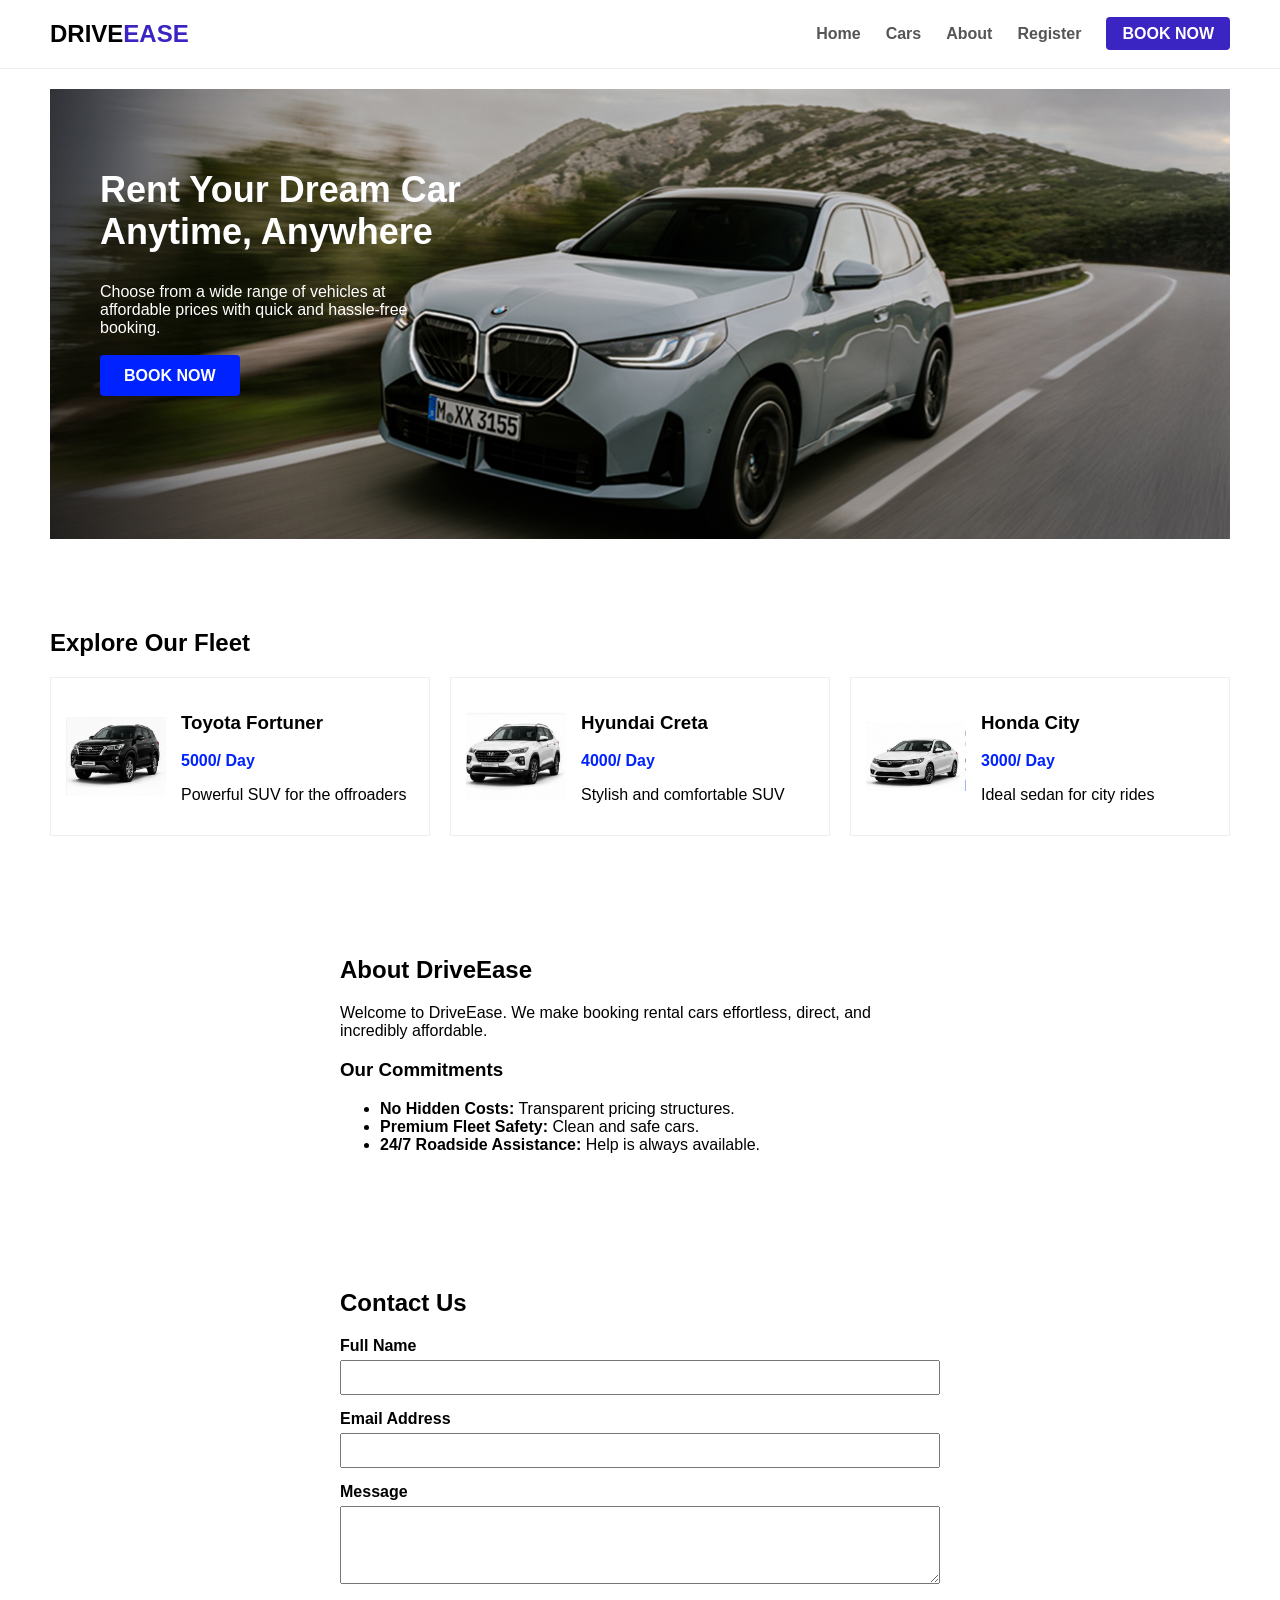
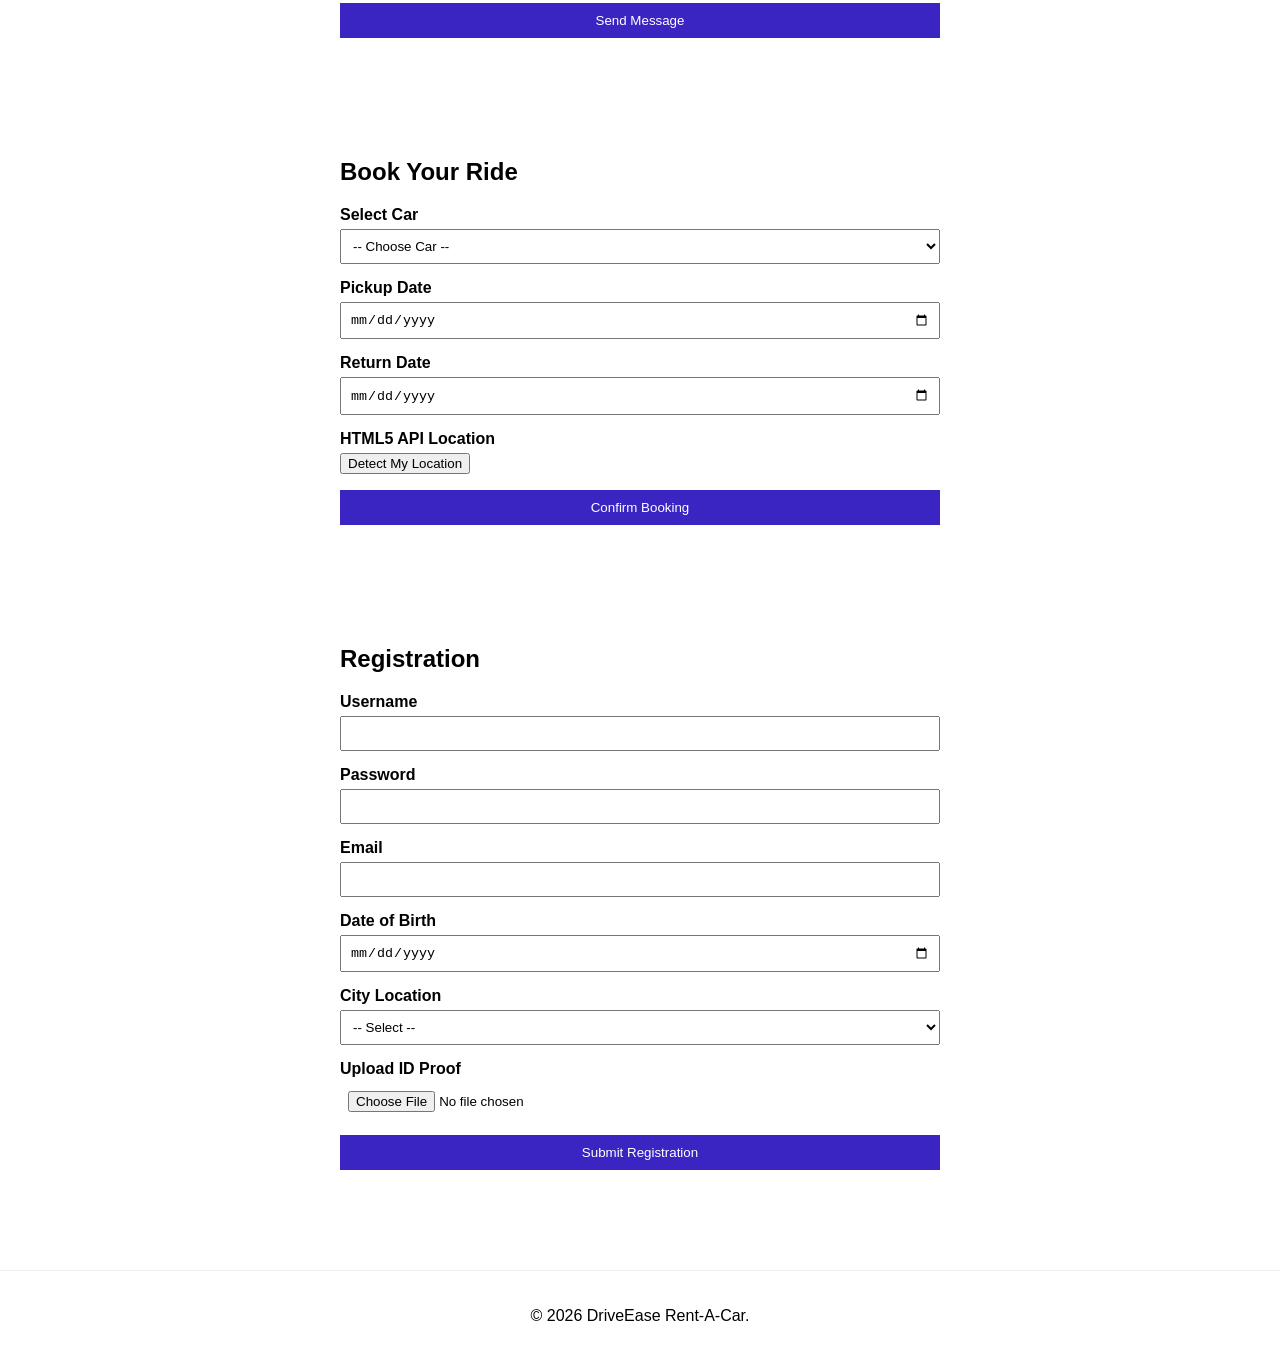
<file: index.html>
<!DOCTYPE html>
<html lang="en">
<head>
    <meta charset="UTF-8">
    <meta name="viewport" content="width=device-width, initial-scale=1.0">
    <title>DriveEase - All in One</title>
    <link rel="stylesheet" href="style.css">
</head>
<body>

    <header>
        <div class="logo">DRIVE<span>EASE</span></div>
        <nav>
            <ul>
                <li><a href="#home">Home</a></li>
                <li><a href="#cars">Cars</a></li>
                <li><a href="#about">About</a></li>
                <li><a href="#register">Register</a></li>
                <li><a href="#book" class="btn-nav">BOOK NOW</a></li>
            </ul>
        </nav>
    </header>

    <section id="home">
        <div class="hero-container">
            <div class="hero">
                <h1>Rent Your Dream Car Anytime, Anywhere</h1>
                <p>Choose from a wide range of vehicles at affordable prices with quick and hassle-free booking.</p>
                <a href="#book" class="btn-hero">BOOK NOW</a>
            </div>
        </div>
    </section>

    <section id="cars" class="cars-section">
        <h2>Explore Our Fleet</h2>
        <div class="cars-grid">
            <div class="car-card">
                <img src="fortuner.png" alt="Toyota">
                <div class="car-details">
                    <h3>Toyota Fortuner</h3>
                    <p class="price">5000/ Day</p>
                    <p>Powerful SUV for the offroaders</p>
                </div>
            </div>
            
            <div class="car-card">
                <img src="creta.png" alt="Hyundai">
                <div class="car-details">
                    <h3>Hyundai Creta</h3>
                    <p class="price">4000/ Day</p>
                    <p>Stylish and comfortable SUV</p>
                </div>
            </div>
            
            <div class="car-card">
                <img src="city.png" alt="Honda">
                <div class="car-details">
                    <h3>Honda City</h3>
                    <p class="price">3000/ Day</p>
                    <p>Ideal sedan for city rides</p>
                </div>
            </div>
        </div>
    </section>

    <section id="about" class="content-wrapper">
        <h2>About DriveEase</h2>
        <p>Welcome to DriveEase. We make booking rental cars effortless, direct, and incredibly affordable.</p>
        <h3>Our Commitments</h3>
        <ul>
            <li><strong>No Hidden Costs:</strong> Transparent pricing structures.</li>
            <li><strong>Premium Fleet Safety:</strong> Clean and safe cars.</li>
            <li><strong>24/7 Roadside Assistance:</strong> Help is always available.</li>
        </ul>
    </section>

    <section id="contact" class="content-wrapper">
        <h2>Contact Us</h2>
        <form onsubmit="showModal(); return false;">
            <div class="form-group">
                <label>Full Name</label>
                <input type="text" required>
            </div>
            <div class="form-group">
                <label>Email Address</label>
                <input type="email" required>
            </div>
            <div class="form-group">
                <label>Message</label>
                <textarea rows="4" required></textarea>
            </div>
            <button type="submit" class="btn-submit">Send Message</button>
        </form>
    </section>

    <section id="book" class="content-wrapper">
        <h2>Book Your Ride</h2>
        <form onsubmit="showModal(); return false;">
            <div class="form-group">
                <label>Select Car</label>
                <select required>
                    <option value="">-- Choose Car --</option>
                    <option>Toyota Fortuner</option>
                    <option>Hyundai Creta</option>
                    <option>Honda City</option>
                </select>
            </div>
            <div class="form-group">
                <label>Pickup Date</label>
                <input type="date" required>
            </div>
            <div class="form-group">
                <label>Return Date</label>
                <input type="date" required>
            </div>
            <div class="form-group">
                <label>HTML5 API Location</label>
                <button type="button" onclick="getLocation()">Detect My Location</button>
                <p id="location-text"></p>
            </div>
            <button type="submit" class="btn-submit">Confirm Booking</button>
        </form>
    </section>

    <section id="register" class="content-wrapper">
        <h2>Registration</h2>
        <form id="myRegForm">
            <div class="form-group">
                <label>Username</label>
                <input type="text" id="uname" required>
            </div>
            <div class="form-group">
                <label>Password</label>
                <input type="password" id="upass" required>
            </div>
            <div class="form-group">
                <label>Email</label>
                <input type="email" id="uemail" required>
            </div>
            <div class="form-group">
                <label>Date of Birth</label>
                <input type="date" id="udob" required>
            </div>
            <div class="form-group">
                <label>City Location</label>
                <select id="ucity" required>
                    <option value="">-- Select --</option>
                    <option value="Bangalore">Bangalore</option>
                    <option value="chennai">chennai</option>
                    <option value="KOchi">Kochi</option>
                </select>
            </div>
            <div class="form-group">
                <label>Upload ID Proof</label>
                <input type="file" id="ufile" required>
            </div>
            <button type="submit" class="btn-submit">Submit Registration</button>
        </form>

        <div id="resultCard" class="user-card" style="display: none;">
            <h3>User Profile Card</h3>
            <p>Name: <span id="outName"></span></p>
            <p>Email: <span id="outEmail"></span></p>
            <p>DOB: <span id="outDob"></span></p>
            <p>City: <span id="outCity"></span></p>
        </div>
    </section>

    <footer>
        <p>&copy; 2026 DriveEase Rent-A-Car.</p>
    </footer>

    <div id="successModal" class="modal-overlay">
        <div class="modal-box">
            <h3>Success!</h3>
            <p>Your request has been processed successfully.</p>
            <button onclick="closeModal()">Close</button>
        </div>
    </div>

    <script>
        function getLocation() {
            const locText = document.getElementById("location-text");
            if (navigator.geolocation) {
                locText.innerText = "Locating...";
                navigator.geolocation.getCurrentPosition(
                    (pos) => { locText.innerText = "Verified! Lat: " + pos.coords.latitude.toFixed(2) + ", Lon: " + pos.coords.longitude.toFixed(2); },
                    () => { locText.innerText = "Permission denied."; }
                );
            } else {
                locText.innerText = "Not supported.";
            }
        }
        function showModal() { document.getElementById("successModal").style.display = "flex"; }
        function closeModal() { document.getElementById("successModal").style.display = "none"; }
        document.getElementById("myRegForm").addEventListener("submit", (e) => {
            e.preventDefault();
            var nameVal = document.getElementById("uname").value;
            var passVal = document.getElementById("upass").value;
            var emailVal = document.getElementById("uemail").value;
            var dobVal = document.getElementById("udob").value;
            var cityVal = document.getElementById("ucity").value;
            localStorage.setItem("storedName", nameVal);
            localStorage.setItem("storedEmail", emailVal);
            localStorage.setItem("storedDob", dobVal);
            localStorage.setItem("storedCity", cityVal);
            showUserCard(nameVal, emailVal, dobVal, cityVal);
        });
        const showUserCard = (n, e, d, c) => {
            document.getElementById("outName").innerText = n;
            document.getElementById("outEmail").innerText = e;
            document.getElementById("outDob").innerText = d;
            document.getElementById("outCity").innerText = c;
            document.getElementById("resultCard").style.display = "block";
        };
        window.addEventListener("load", () => {
            var n = localStorage.getItem("storedName");
            var e = localStorage.getItem("storedEmail");
            var d = localStorage.getItem("storedDob");
            var c = localStorage.getItem("storedCity");
            
            if(n && e) {
                showUserCard(n, e, d, c);
            }
        });
    </script>

</body>
</html>
</file>
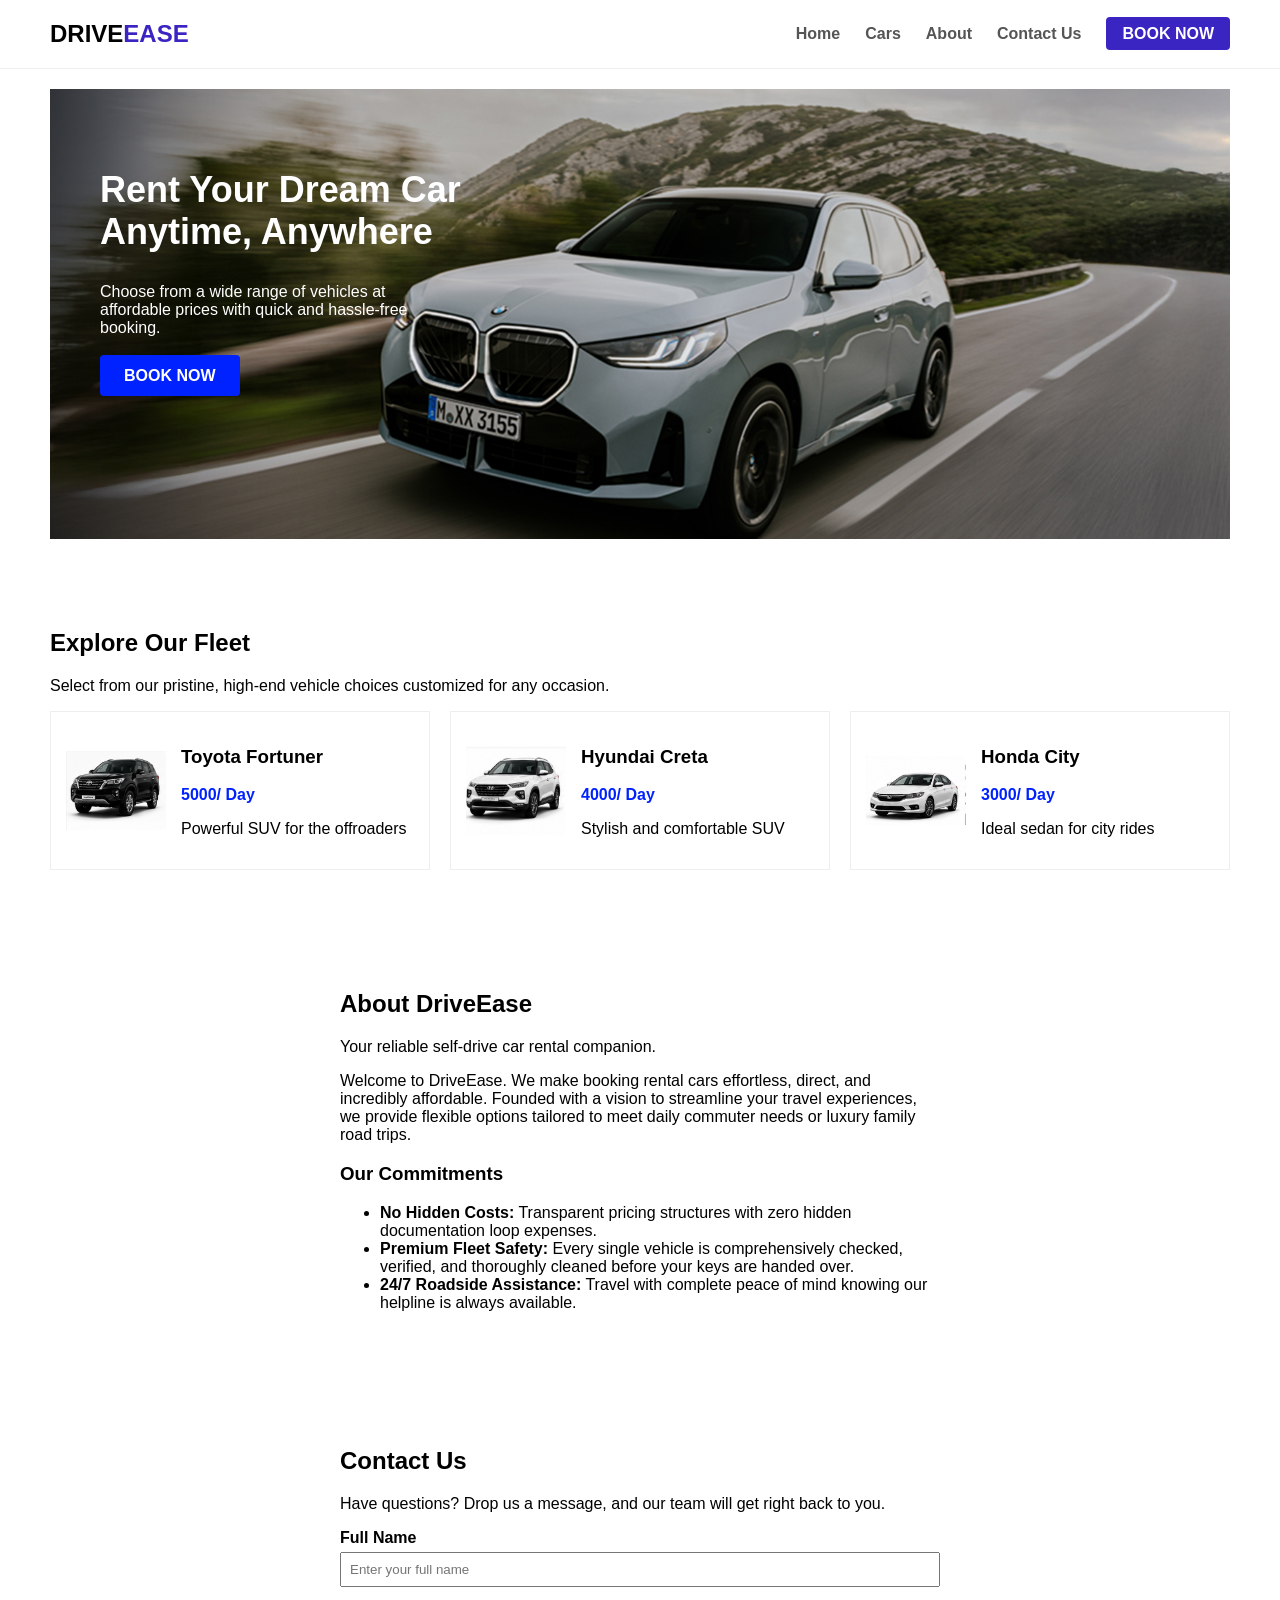
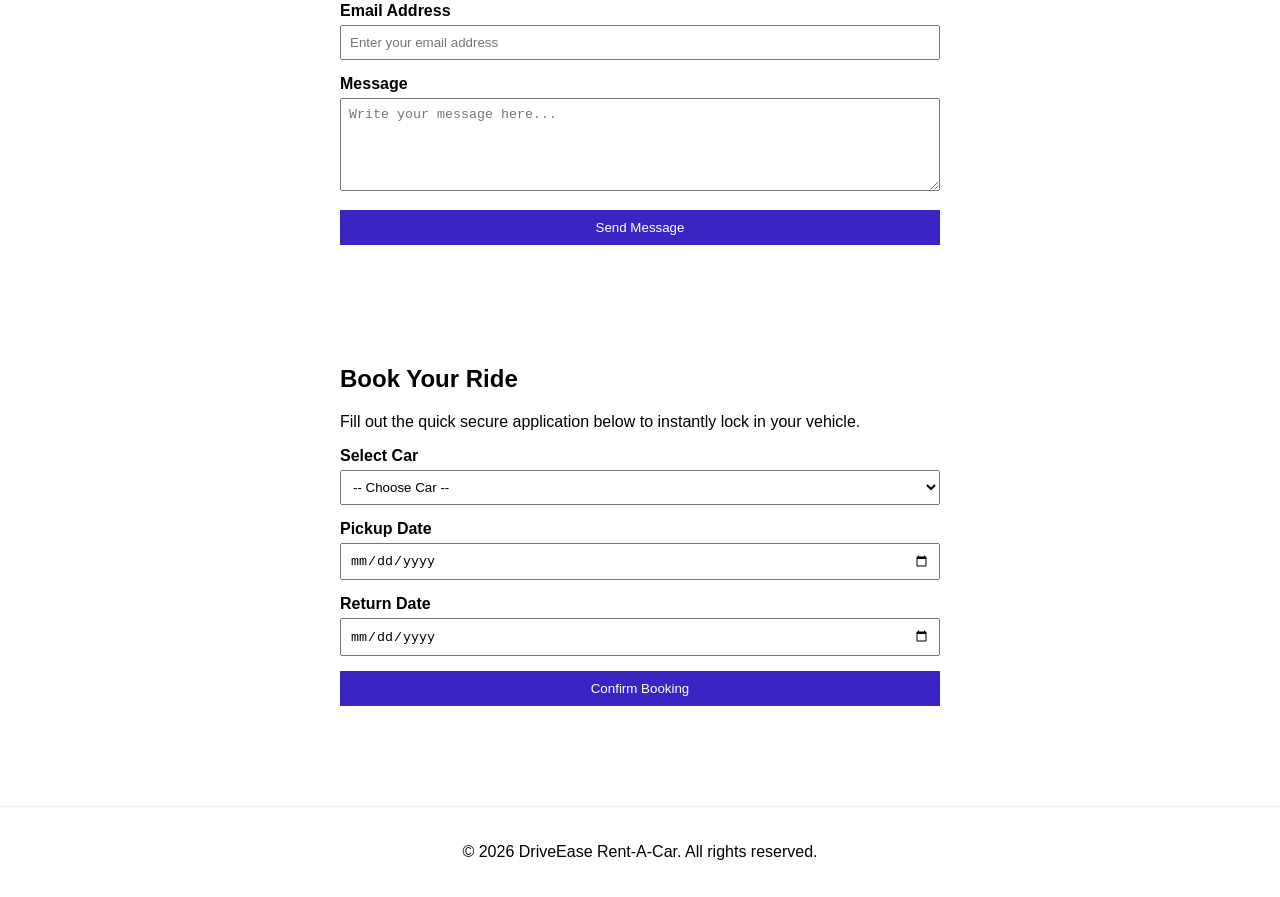
<file: single.html>
<!DOCTYPE html>
<html lang="en">
<head>
    <meta charset="UTF-8">
    <meta name="viewport" content="width=device-width, initial-scale=1.0">
    <title>DriveEase - All in One</title>
    <link rel="stylesheet" href="style.css">
</head>
<body>

    <header>
        <div class="logo">DRIVE<span>EASE</span></div>
        <nav>
            <ul>
                <li><a href="#home">Home</a></li>
                <li><a href="#cars">Cars</a></li>
                <li><a href="#about">About</a></li>
                <li><a href="#contact">Contact Us</a></li>
                <li><a href="#book" class="btn-nav">BOOK NOW</a></li>
            </ul>
        </nav>
    </header>

    <section id="home">
        <div class="hero-container">
            <div class="hero">
                <h1>Rent Your Dream Car Anytime, Anywhere</h1>
                <p>Choose from a wide range of vehicles at affordable prices with quick and hassle-free booking.</p>
                <a href="#book" class="btn-hero">BOOK NOW</a>
            </div>
        </div>
    </section>

    <section id="cars" class="cars-section">
        <div class="section-title">
            <h2>Explore Our Fleet</h2>
            <p>Select from our pristine, high-end vehicle choices customized for any occasion.</p>
        </div>
        
        <div class="cars-grid">
            <div class="car-card">
                <img src="fortuner.png" alt="Toyota">
                <div class="car-details">
                    <h3>Toyota Fortuner</h3>
                    <p class="price">5000/ Day</p>
                    <p class="desc">Powerful SUV for the offroaders</p>
                </div>
            </div>
            
            <div class="car-card">
                <img src="creta.png" alt="Hyundai">
                <div class="car-details">
                    <h3>Hyundai Creta</h3>
                    <p class="price">4000/ Day</p>
                    <p class="desc">Stylish and comfortable SUV</p>
                </div>
            </div>
            
            <div class="car-card">
                <img src="city.png" alt="Honda">
                <div class="car-details">
                    <h3>Honda City</h3>
                    <p class="price">3000/ Day</p>
                    <p class="desc">Ideal sedan for city rides</p>
                </div>
            </div>
        </div>
    </section>

    <div class="section-divider"></div>

    <section id="about" class="content-wrapper">
        <h2>About DriveEase</h2>
        <p class="subtitle">Your reliable self-drive car rental companion.</p>
        <p>Welcome to DriveEase. We make booking rental cars effortless, direct, and incredibly affordable. Founded with a vision to streamline your travel experiences, we provide flexible options tailored to meet daily commuter needs or luxury family road trips.</p>
        <h3>Our Commitments</h3>
        <ul class="commitments-list">
            <li><strong>No Hidden Costs:</strong> Transparent pricing structures with zero hidden documentation loop expenses.</li>
            <li><strong>Premium Fleet Safety:</strong> Every single vehicle is comprehensively checked, verified, and thoroughly cleaned before your keys are handed over.</li>
            <li><strong>24/7 Roadside Assistance:</strong> Travel with complete peace of mind knowing our helpline is always available.</li>
        </ul>
    </section>

    <div class="section-divider"></div>

    <section id="contact" class="content-wrapper">
        <h2>Contact Us</h2>
        <p class="subtitle">Have questions? Drop us a message, and our team will get right back to you.</p>
        <form onsubmit="alert('Message sent successfully!'); return false;">
            <div class="form-group">
                <label>Full Name</label>
                <input type="text" placeholder="Enter your full name" required>
            </div>
            <div class="form-group">
                <label>Email Address</label>
                <input type="email" placeholder="Enter your email address" required>
            </div>
            <div class="form-group">
                <label>Message</label>
                <textarea rows="5" placeholder="Write your message here..." required></textarea>
            </div>
            <button type="submit" class="btn-submit">Send Message</button>
        </form>
    </section>

    <div class="section-divider"></div>

    <section id="book" class="content-wrapper">
        <h2>Book Your Ride</h2>
        <p class="subtitle">Fill out the quick secure application below to instantly lock in your vehicle.</p>
        <form onsubmit="alert('Booking confirmed!'); return false;">
            <div class="form-group">
                <label>Select Car</label>
                <select required>
                    <option value="">-- Choose Car --</option>
                    <option>Toyota Fortuner</option>
                    <option>Hyundai Creta</option>
                    <option>Honda City</option>
                </select>
            </div>
            <div class="form-group">
                <label>Pickup Date</label>
                <input type="date" required>
            </div>
            <div class="form-group">
                <label>Return Date</label>
                <input type="date" required>
            </div>
            <button type="submit" class="btn-submit">Confirm Booking</button>
        </form>
    </section>

    <footer>
        <p>&copy; 2026 DriveEase Rent-A-Car. All rights reserved.</p>
    </footer>

</body>
</html>
</file>
<file: style.css>
html {
    scroll-behavior: smooth;
}

body {
    margin: 0;
    font-family: Arial, sans-serif;
}

header {
    position: sticky;
    top: 0;
    background: white;
    z-index: 1000;
    padding: 20px 50px;
    border-bottom: 1px solid #eee;
    display: flex;
    justify-content: space-between;
    align-items: center;
}

.logo {
    font-size: 24px;
    font-weight: bold;
}

.logo span {
    color: #3A24C2;
}

nav ul {
    list-style: none;
    margin: 0;
    padding: 0;
    display: flex;
}

nav ul li {
    margin-left: 25px;
}

nav ul li a {
    text-decoration: none;
    color: #555;
    font-weight: bold;
}

.btn-nav {
    background-color: #3A24C2;
    color: white !important;
    padding: 8px 16px;
    border-radius: 4px;
}

.hero-container {
    padding: 20px 50px;
}

.hero {
    background-image: url('bmw.jpg');
    background-size: cover;
    background-position: center;
    height: 350px;
    padding: 50px;
    color: white;
}

.hero h1 {
    font-size: 36px;
    width: 450px;
}

.hero p {
    width: 350px;
    margin-bottom: 30px;
}

.btn-hero {
    background-color: #0022FF;
    color: white;
    text-decoration: none;
    padding: 12px 24px;
    font-weight: bold;
    border-radius: 4px;
}

.cars-section {
    padding: 50px;
}

.cars-grid {
    display: grid;
    grid-template-columns: repeat(3, 1fr);
    gap: 20px;
}

.car-card {
    display: flex;
    align-items: center;
    border: 1px solid #eee;
    padding: 15px;
}

.car-card img {
    width: 100px;
    margin-right: 15px;
}

.price {
    color: #0022FF;
    font-weight: bold;
}

.content-wrapper {
    padding: 50px;
    max-width: 600px;
    margin: 0 auto;
}

.form-group {
    margin-bottom: 15px;
}

.form-group label {
    display: block;
    font-weight: bold;
    margin-bottom: 5px;
}

.form-group input, .form-group select, .form-group textarea {
    width: 100%;
    padding: 8px;
    box-sizing: border-box;
}

.btn-submit {
    background-color: #3A24C2;
    color: white;
    border: none;
    padding: 10px 20px;
    cursor: pointer;
    width: 100%;
}

.user-card {
    background: #fdfdfd;
    border: 2px solid #3A24C2;
    padding: 20px;
    margin-top: 20px;
    border-radius: 5px;
}

.modal-overlay {
    position: fixed;
    top: 0;
    left: 0;
    width: 100%;
    height: 100%;
    background: rgba(0, 0, 0, 0.5);
    display: none;
    justify-content: center;
    align-items: center;
    z-index: 2000;
}

.modal-box {
    background: white;
    padding: 30px;
    border-radius: 6px;
    text-align: center;
}

footer {
    text-align: center;
    padding: 20px;
    border-top: 1px solid #eee;
    margin-top: 50px;
}
@media screen and (max-width: 600px) {
    header {
        display: block;
        text-align: center;
    }
    nav ul {
        justify-content: center;
        padding-top: 10px;
    }
    .cars-grid {
        grid-template-columns: 1fr;
    }
}
</file>
